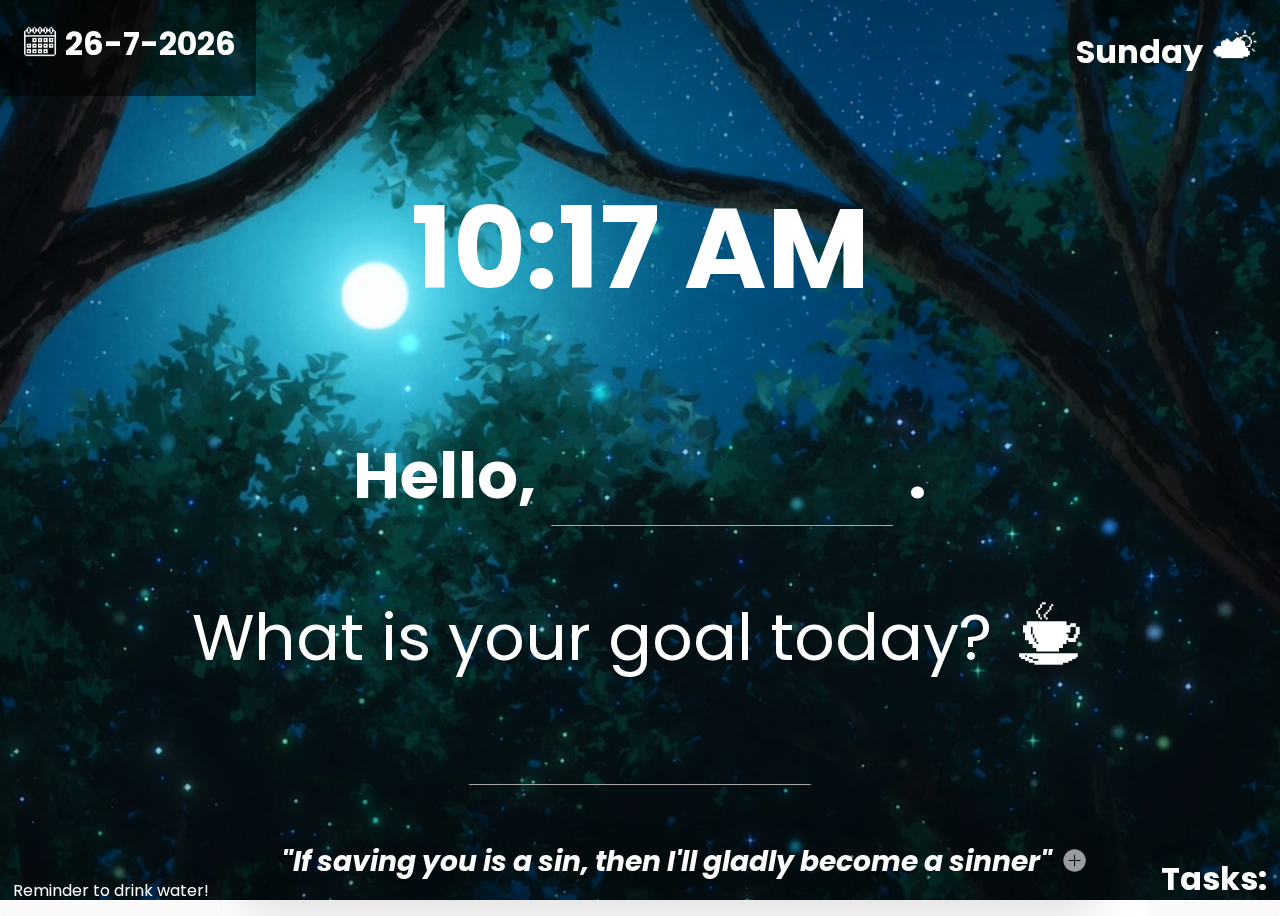
<file: index.HTML>
<!DOCTYPE html>
<html>
    <head>
        <title>
            Your Momentum App 🌙
        </title>
        <meta name="viewport" content="width=device-width, initial-scale=1.0" />
        <link href="https://fonts.googleapis.com/css?family=Poppins:100,100italic,200,200italic,300,300italic,regular,italic,500,500italic,600,600italic,700,700italic,800,800italic,900,900italic" rel="stylesheet" />
        <link rel="stylesheet" href="Style.css">
    </head>
<body id="Reggie" class="vignette">
    <div id="outerText1"><div class="upperText" id="uptextContainer1">
        </div>
        <div class="upperText" id="uptextContainer2">
        </div>
    </div>
    <div id="mainmain">
        <div id="main">
            <div id="shadowbox">
                <h2 id="tempTime"  style="text-align: center;">
                    test
                </h2>
                <p style="text-align: center;">
                    <span id="greeting">
                    Hello, <span id="greetUser"></span> 
                    <input type="text" id="nameInput" size="1" contenteditable="true" class="goalgreetingInput">
                </input>
                    .
                    </span> 
                    <button id="namechangeBtn"  style="background: transparent; outline: none; border: none; cursor: pointer;">
                            <img src="/icons/whitechange.png"  id="changeIcon" class="Icons">
                    </button>
                <div id="insertGoalHere">
                </p>
                    <p id="entergoalParent" style="text-align: center; font-weight: 400;">
                        What is your goal today? <img src="./icons/coffeeGoal.png" id="coffeeIcon">
                        <br>
                            <span id="goalSet"></span>
                                <input type="text" id="goalInput" contenteditable="true" class="goalgreetingInput">
                                <button id="goalchangeBtn"  style="background: transparent; outline: none; border: none; cursor: pointer;">
                                        <img src="/icons/whitechange.png"  id="changeIcon" class="Icons">
                                </button>
                        </input>
                    </p>
                </div>
            </div>
        </div>
    </div>
    <div id="outerText2">
        <div class="lowerText" id="lowertextContainer1">
            Reminder to drink water!
        </div>
            <div id="quoteBtnDiv">
                <div style="text-align: center;"><i><h3 id="quotes"></h3></i></div>
                <button id="addQuoteBtn" style="background: transparent; outline: none; border: none; cursor: pointer;">
                    <img src="/icons/ADD.png"  id="addQuoteIcon">
                </button>
            </div>
                <div id="quoteAdderDiv">
                    <form id="qformDiv">
                        <input type="text" id="qFormInput" placeholder="Insert Quote here"> <button type="submit" id="qFormBtn">
                            Submit
                        </button>
                    </form>
                </div>
            
        <div class="lowerText" id="lowertextContainer2">
            <div id="taskBtn">
                Tasks:
            </div>
            <div class="task-popup" id="myTasks">
                <div id="taskList">
                    <div>
                    <div id="taskTitle">
                      Tasks:  
                    </div id="addTaskLine">
                        <form id="addTaskForm">
                        <input type="text" id="todo-input" placeholder="Add a task?"></input>
                        <button type="submit">
                            Add Task
                        </button>
                    </div>
                        </form>
                    <div id="todolistDiv">
                        <ul id="todo-list">
                        <div class="divClass">
                            <li class="taskContainer">test</li>
                            <input type="checkbox" class="checkmark">
                            <button class="deleteEditBtns">Edit</button>
                            <button class="deleteEditBtns">Delete</button>
                        </div>
                        </ul>
                    </div>
                </div>
            </div>
        </div>
    </div>
    <script src="script.js">
    </script>
</body>
</html>
</file>
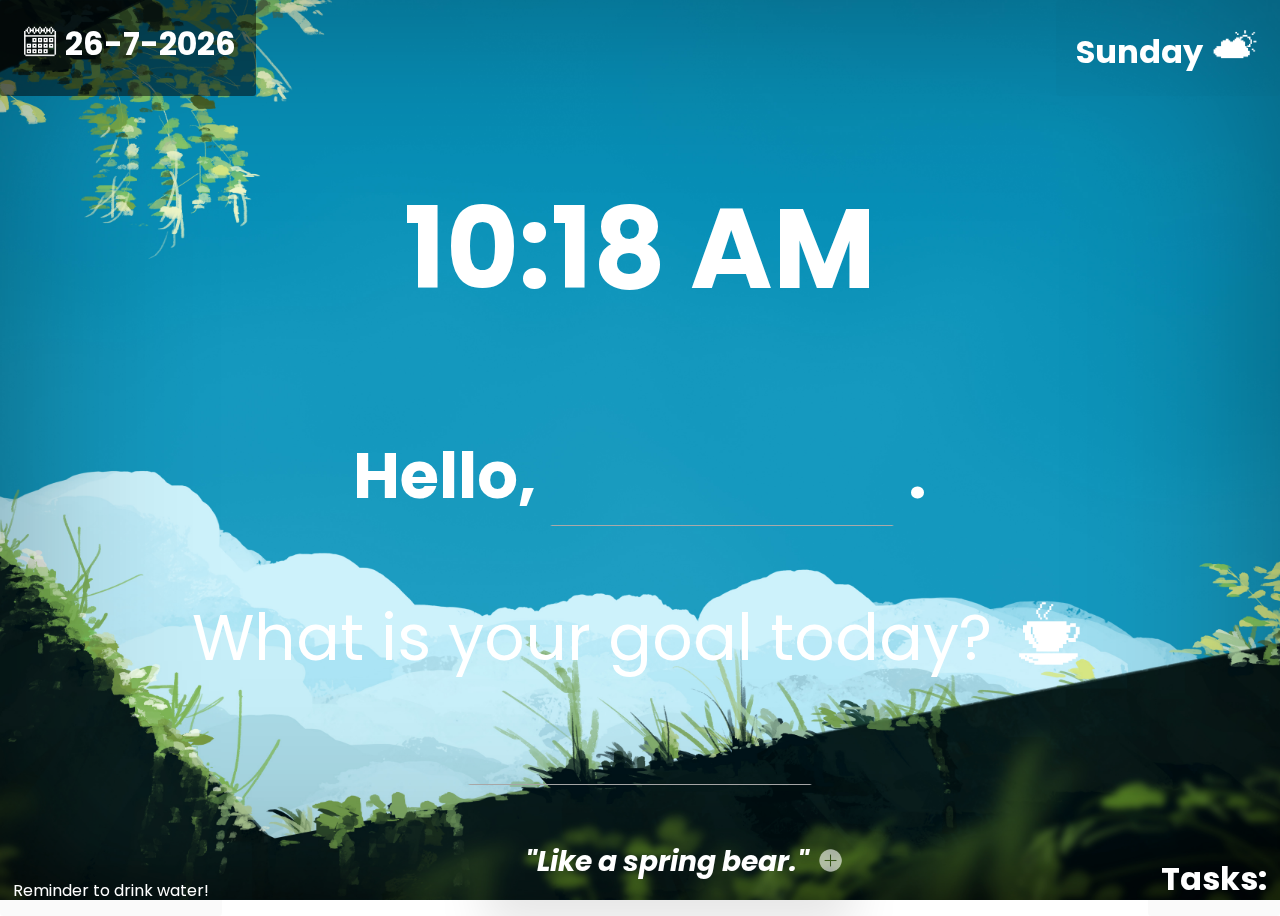
<file: index.html>
<!DOCTYPE html>
<html>
    <head>
        <title>
            Your Momentum App 🌙
        </title>
        <meta name="viewport" content="width=device-width, initial-scale=1.0" />
        <link href="https://fonts.googleapis.com/css?family=Poppins:100,100italic,200,200italic,300,300italic,regular,italic,500,500italic,600,600italic,700,700italic,800,800italic,900,900italic" rel="stylesheet" />
        <link rel="stylesheet" href="Style.css">
    </head>
<body id="Reggie" class="vignette">
    <div id="outerText1"><div class="upperText" id="uptextContainer1">
        </div>
        <div class="upperText" id="uptextContainer2">
        </div>
    </div>
    <div id="mainmain">
        <div id="main">
            <div id="shadowbox">
                <h2 id="tempTime"  style="text-align: center;">
                    test
                </h2>
                <p style="text-align: center;">
                    <span id="greeting">
                    Hello, <span id="greetUser"></span> 
                    <input type="text" id="nameInput" size="1" contenteditable="true" class="goalgreetingInput">
                </input>
                    .
                    </span> 
                    <button id="namechangeBtn"  style="background: transparent; outline: none; border: none; cursor: pointer;">
                            <img src="./icons/whitechange.png"  id="changeIcon" class="Icons">
                    </button>
                <div id="insertGoalHere">
                </p>
                    <p id="entergoalParent" style="text-align: center; font-weight: 400;">
                        What is your goal today? <img src="./icons/coffeeGoal.png" id="coffeeIcon">
                        <br>
                            <span id="goalSet"></span>
                                <input type="text" id="goalInput" contenteditable="true" class="goalgreetingInput">
                                <button id="goalchangeBtn"  style="background: transparent; outline: none; border: none; cursor: pointer;">
                                        <img src="./icons/whitechange.png"  id="changeIcon" class="Icons">
                                </button>
                        </input>
                    </p>
                </div>
            </div>
        </div>
    </div>
    <div id="outerText2">
        <div class="lowerText" id="lowertextContainer1">
            Reminder to drink water!
        </div>
            <div id="quoteBtnDiv">
                <div style="text-align: center;"><i><h3 id="quotes"></h3></i></div>
                <button id="addQuoteBtn" style="background: transparent; outline: none; border: none; cursor: pointer;">
                    <img src="./icons/ADD.png"  id="addQuoteIcon">
                </button>
            </div>
                <div id="quoteAdderDiv">
                    <form id="qformDiv">
                        <input type="text" id="qFormInput" placeholder="Insert Quote here"> <button type="submit" id="qFormBtn">
                            Submit
                        </button>
                    </form>
                </div>
            
        <div class="lowerText" id="lowertextContainer2">
            <div id="taskBtn">
                Tasks:
            </div>
            <div class="task-popup" id="myTasks">
                <div id="taskList">
                    <div>
                    <div id="taskTitle">
                      Tasks:  
                    </div id="addTaskLine">
                        <form id="addTaskForm">
                        <input type="text" id="todo-input" placeholder="Add a task?"></input>
                        <button type="submit">
                            Add Task
                        </button>
                    </div>
                        </form>
                    <div id="todolistDiv">
                        <ul id="todo-list">
                        <div class="divClass">
                            <li class="taskContainer">test</li>
                            <input type="checkbox" class="checkmark">
                            <button class="deleteEditBtns">Edit</button>
                            <button class="deleteEditBtns">Delete</button>
                        </div>
                        </ul>
                    </div>
                </div>
            </div>
        </div>
    </div>
    <script src="script.js">
    </script>
</body>
</html>
</file>
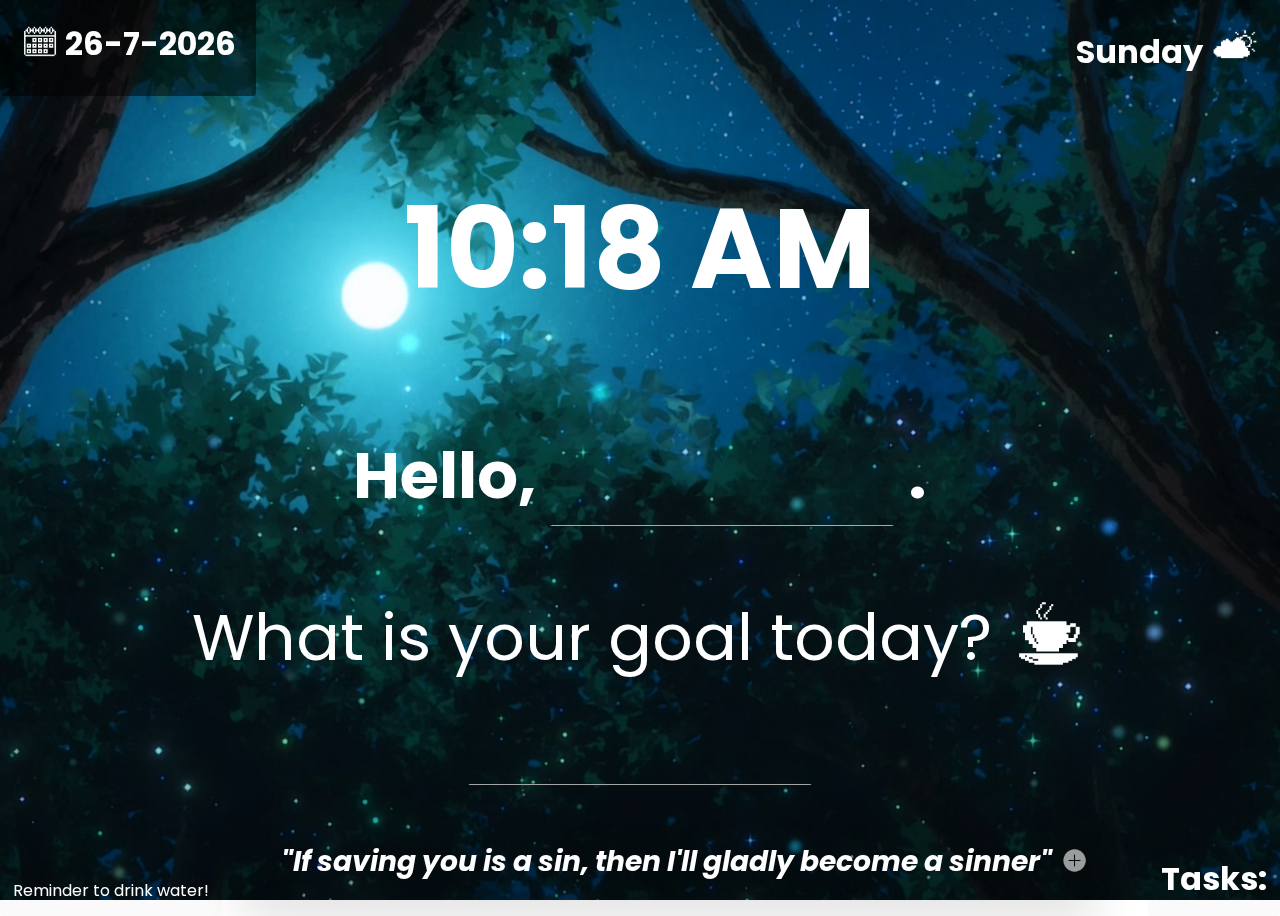
<file: MomentumApp.HTML>
<!DOCTYPE html>
<html>
    <head>
        <title>
            Your Momentum App 🌙
        </title>
        <meta name="viewport" content="width=device-width, initial-scale=1.0" />
        <link href="https://fonts.googleapis.com/css?family=Poppins:100,100italic,200,200italic,300,300italic,regular,italic,500,500italic,600,600italic,700,700italic,800,800italic,900,900italic" rel="stylesheet" />
        <link rel="stylesheet" href="Style.css">
    </head>
<body id="Reggie" class="vignette">
    <div id="outerText1"><div class="upperText" id="uptextContainer1">
        </div>
        <div class="upperText" id="uptextContainer2">
        </div>
    </div>
    <div id="mainmain">
        <div id="main">
            <div id="shadowbox">
                <h2 id="tempTime"  style="text-align: center;">
                    test
                </h2>
                <p style="text-align: center;">
                    <span id="greeting">
                    Hello, <span id="greetUser"></span> 
                    <input type="text" id="nameInput" size="1" contenteditable="true" class="goalgreetingInput">
                </input>
                    .
                    </span> 
                    <button id="namechangeBtn"  style="background: transparent; outline: none; border: none; cursor: pointer;">
                            <img src="/icons/whitechange.png"  id="changeIcon" class="Icons">
                    </button>
                <div id="insertGoalHere">
                </p>
                    <p id="entergoalParent" style="text-align: center; font-weight: 400;">
                        What is your goal today? <img src="./icons/coffeeGoal.png" id="coffeeIcon">
                        <br>
                            <span id="goalSet"></span>
                                <input type="text" id="goalInput" contenteditable="true" class="goalgreetingInput">
                                <button id="goalchangeBtn"  style="background: transparent; outline: none; border: none; cursor: pointer;">
                                        <img src="/icons/whitechange.png"  id="changeIcon" class="Icons">
                                </button>
                        </input>
                    </p>
                </div>
            </div>
        </div>
    </div>
    <div id="outerText2">
        <div class="lowerText" id="lowertextContainer1">
            Reminder to drink water!
        </div>
            <div id="quoteBtnDiv">
                <div style="text-align: center;"><i><h3 id="quotes"></h3></i></div>
                <button id="addQuoteBtn" style="background: transparent; outline: none; border: none; cursor: pointer;">
                    <img src="/icons/ADD.png"  id="addQuoteIcon">
                </button>
            </div>
                <div id="quoteAdderDiv">
                    <form id="qformDiv">
                        <input type="text" id="qFormInput" placeholder="Insert Quote here"> <button type="submit" id="qFormBtn">
                            Submit
                        </button>
                    </form>
                </div>
            
        <div class="lowerText" id="lowertextContainer2">
            <div id="taskBtn">
                Tasks:
            </div>
            <div class="task-popup" id="myTasks">
                <div id="taskList">
                    <div>
                    <div id="taskTitle">
                      Tasks:  
                    </div id="addTaskLine">
                        <form id="addTaskForm">
                        <input type="text" id="todo-input" placeholder="Add a task?"></input>
                        <button type="submit">
                            Add Task
                        </button>
                    </div>
                        </form>
                    <div id="todolistDiv">
                        <ul id="todo-list">
                        <div class="divClass">
                            <li class="taskContainer">test</li>
                            <input type="checkbox" class="checkmark">
                            <button class="deleteEditBtns">Edit</button>
                            <button class="deleteEditBtns">Delete</button>
                        </div>
                        </ul>
                    </div>
                </div>
            </div>
        </div>
    </div>
    <script src="script.js">
    </script>
</body>
</html>
</file>
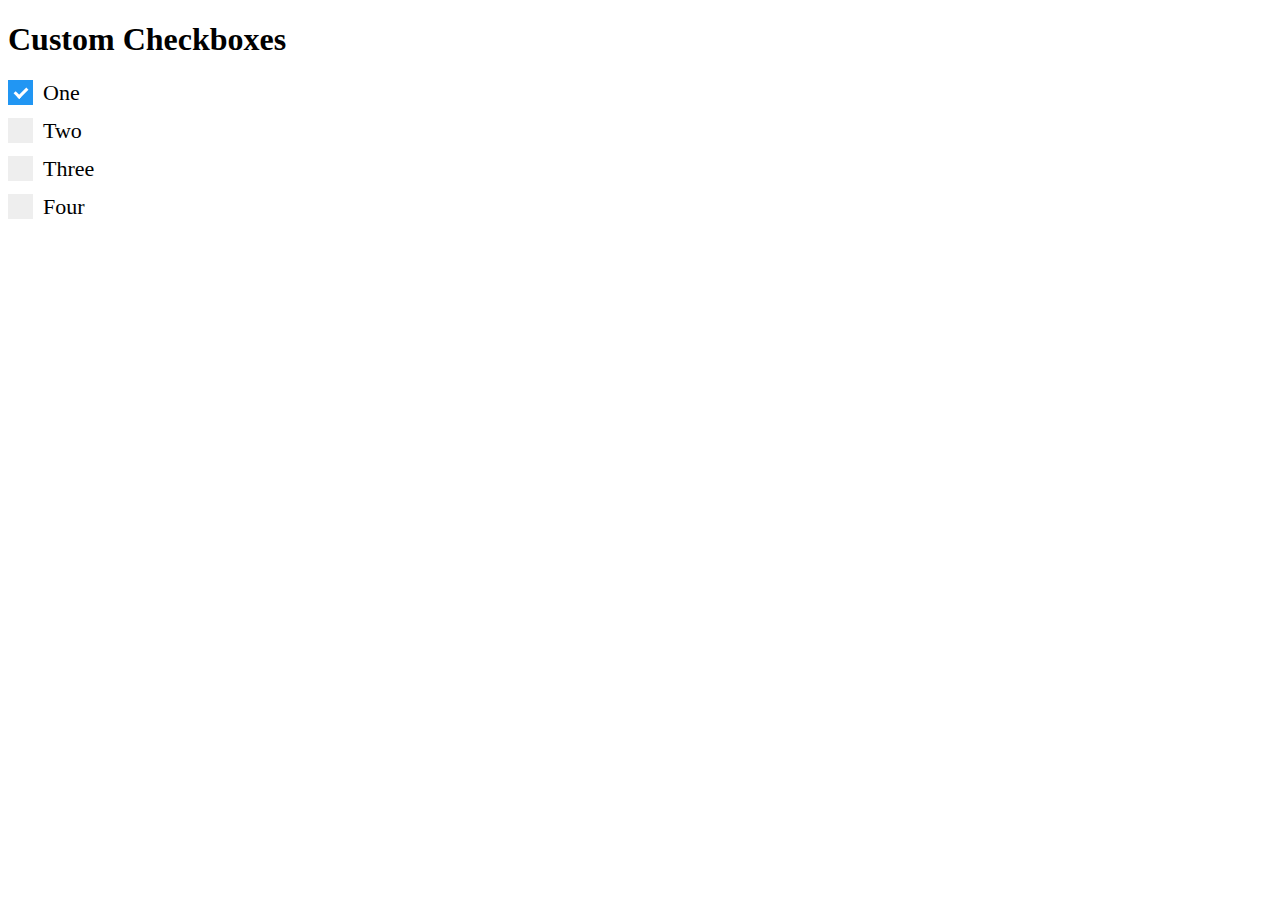
<file: testlist.html>
<!DOCTYPE html>
<html>
    <head>
        <meta charset="utf-8">
        <meta http-equiv="X-UA-Compatible" content="IE=edge">
        <title></title>
        <meta name="description" content="">
        <meta name="viewport" content="width=device-width, initial-scale=1">
    </head>
    <style>
/* The container */
.container {
  display: block;
  position: relative;
  padding-left: 35px;
  margin-bottom: 12px;
  cursor: pointer;
  font-size: 22px;
  -webkit-user-select: none;
  -moz-user-select: none;
  -ms-user-select: none;
  user-select: none;
}

/* Hide the browser's default checkbox */
.container input {
  position: absolute;
  opacity: 0;
  cursor: pointer;
  height: 0;
  width: 0;
}

/* Create a custom checkbox */
.checkmark {
  position: absolute;
  top: 0;
  left: 0;
  height: 25px;
  width: 25px;
  background-color: #eee;
}

/* On mouse-over, add a grey background color */
.container:hover input ~ .checkmark {
  background-color: #ccc;
}

/* When the checkbox is checked, add a blue background */
.container input:checked ~ .checkmark {
  background-color: #2196F3;
}

/* Create the checkmark/indicator (hidden when not checked) */
.checkmark:after {
  content: "";
  position: absolute;
  display: none;
}

/* Show the checkmark when checked */
.container input:checked ~ .checkmark:after {
  display: block;
}

/* Style the checkmark/indicator */
.container .checkmark:after {
  left: 9px;
  top: 5px;
  width: 5px;
  height: 10px;
  border: solid white;
  border-width: 0 3px 3px 0;
  -webkit-transform: rotate(45deg);
  -ms-transform: rotate(45deg);
  transform: rotate(45deg);
}
</style>
    <body>

<h1>Custom Checkboxes</h1>
<label class="container">One
  <input type="checkbox" checked="checked">
  <span class="checkmark"></span>
</label>
<label class="container">Two
  <input type="checkbox">
  <span class="checkmark"></span>
</label>
<label class="container">Three
  <input type="checkbox">
  <span class="checkmark"></span>
</label>
<label class="container">Four
  <input type="checkbox">
  <span class="checkmark"></span>
</label>
        
        <script src="" async defer></script>
    </body>
</html>
</file>
<file: Style.css>
html {
    font-family: Poppins;
    height: 100%;
    margin: 0;
    padding: 0;
    color: #fff;
    /* transition: .5ms ease; */
}


ul, li {
    padding: 0;
  box-sizing: border-box;
}

ul {
  max-width: 400px;
  padding: 0;
  margin: 0;
}

li {
}

body {
    height: 100%;
    margin: 0;
    padding: 0;
    background-image: url("./bgimages/darkgrey.png");
    background-color: #fff;
    background-size: cover;
    background-position: center;
    background-repeat: no-repeat;
    overflow: hidden;
    transition: 0.3s ease;
}

.vignette {
  position: fixed;
  top: 0;
  left: 0;
  width: 100%;
  height: 100%;
  box-shadow: 0 0 200px rgba(0,0,0,0.35) inset;
}

.upperText {
    background-color: rgba(0, 0, 0, 0.02);
    padding: 1%;
    font-weight: bold;
    font-size: 2rem;
    border-radius: 3px;
    margin-bottom: 5px;
}

.lowerText {
    background-color: rgba(0, 0, 0, 0.02);
    padding: 1%;
    font-weight: bold;
    font-size: 2rem;
    border-radius: 3px;
}

#outerText1 {
    display: flex;
    flex-direction: row;
    justify-content: space-between;
}

#outerText2 {
    display: flex;
    flex-direction: row;
    align-items: flex-end;
    justify-content: space-between;
    margin-top: -1%;
}

#outerText1, #outerText2 {
    background-blend-mode: lighten;
    font-size: 1.5rem;
    font-weight: 400;
}

#uptextContainer1, #uptextContainer2 {
    padding: 20px
}

#uptextContainer1:hover {
    background-color: rgba(0, 0, 0, 0.5);
    background-blend-mode: lighten;
    transition: 0.33s;
}

#uptextContainer2:hover {
    background-color: rgba(0, 0, 0, 0.5);
    background-blend-mode: lighten;
    transition: 0.33s;
}

#lowertextContainer1 {
    font-size: 1rem;
    font-weight: normal;
}


/* #lowertextContainer1:hover {
    background-color: rgba(180, 178, 178, 0.3);
    background-blend-mode: lighten;
    transition: 0.33s;
} */

#lowertextContainer2:hover {
    background-color: rgba(180, 178, 178, 0.3);
    background-blend-mode: lighten;
    transition: 0.33s;
}

#mainmain {
    display: flex;
    align-items: center;
    justify-content: center;
}

#main {
    /* background-color: rgba(255,255,255,0.02);
    background-blend-mode: lighten; */
    width: 80%;
    height: 80vh;
    font-size: 4rem;
    display: flex;
    flex-direction: column;
    align-items: center;
    justify-content: center;
    border-radius: 10px;
    font-weight: bold;
}

#tempTime {
    font-size: 7rem;
}

/* #shadowbox {
    box-shadow: 2px 2px 49px 30px rgba(0,0,0,1), 2px 2px 49px 200px rgba(0,0,0,0.08) inset;
    -webkit-box-shadow: 2px 2px 49px 40px rgba(0,0,0,0.1), 2px 2px 49px 250px rgba(0,0,0,0.1) inset;
    -moz-box-shadow:  2px 2px 49px 42px rgba(0,0,0,0.1), 2px 2px 49px 151px rgba(0,0,0,0.1) inset;
} */

#quotes {
    box-shadow: 2px 2px 49px 30px rgba(0,0,0,0.1), 2px 2px 49px 200px rgba(0,0,0,0.1) inset;
    -webkit-box-shadow: 2px 2px 49px 42px rgba(0,0,0,0.1), 2px 2px 49px 151px rgba(0,0,0,0.1) inset;
    -moz-box-shadow:  2px 2px 49px 42px rgba(0,0,0,0.1), 2px 2px 49px 151px rgba(0,0,0,0.1) inset;
}

#quoteAdderDiv {
    display: none;
    position: fixed;
    bottom: 80px;    
    right: 360px;    
    width: 300px;
    overflow: hidden;
    padding: 10px 20px;
    background-color: rgba(0,0,0,0.6);
    background-blend-mode: color;
    border: 3px solid rgba(0,0,0,0.4    );;
    border-radius: 5px;
    box-shadow: 0 0 15px rgba(0,0,0,0.8);
    padding: 25px;
    z-index: 1;
    transition: 1s ease;
}

#quoteBtnDiv {
    display: flex;
    padding: 5px 15px 5px 25px;
    gap: 10px;
}

#qformDiv input {
  width: 80%;
  padding: 10px 20px;
  border-color: transparent;
  border-bottom: 1px solid darkgrey;
  font-size: 2rem;
  font-family: inherit;
  background: transparent;
  color: #fff;
}

#qformDiv input::placeholder {
    color: #ddd;
    font-weight: bold;
}

#qformDiv button {
    border: none;
    background: transparent;
    font-family: Poppins;
    color: white;
    font-weight: bold;
    font-size: 15px;
    vertical-align:baseline;
}

/* #nameInput {
    background-color: rgba(0, 0, 0, 0);
    border: 0px;
    color: #fff;
    font-size: 4rem;
} */

.goalgreetingInput {
  width: 300px;
  padding: 10px 20px;
  border-color: transparent;
  border-bottom: 1px solid darkgrey;
  font-size: 15px;
  background: transparent;
  color: #fff;
  font-size: 4rem;
  line-height: 1.2;
}

input:focus{
  outline: none;
}

input::-webkit-input-placeholder {
    padding-left: 5px;
    font-size: 15px;
    color: #3c3c3c;
}

input:-moz-placeholder { /* Firefox 18- */
    padding-left: 5px;
    font-size: 15px;
    color: #3c3c3c;
}

input::-moz-placeholder {  /* Firefox 19+ */
    padding-left: 5px;
    font-size: 15px;
    color: #3c3c3c;
}

input:-ms-input-placeholder {
    padding-left: 5px;
    font-size: 15px;
    color: #3c3c3c;
}

input:hover {
    cursor: context-menu;
}

#namechangeBtn {
    opacity: 0.15;
    display: none;
}

#coffeeIcon {
    width: 80px;
    height: 80px;
    vertical-align: sub;
}

#goalchangeBtn {
    opacity: 0.15;
    display: none;
}

.Icons {
    width: 25px;
    height: 25px;
    vertical-align: auto;
}

#calendarIcon {
    height: 40px;
    width: 40px;
    vertical-align: sub;
}

#dayIcon {
    height: 25px;
    width: 25px;
    vertical-align: sub;
}

#changeIcon {
    width: 25px;
    height: 25px;
    margin-left: -50%;
}



#addQuoteIcon {
    width: 25px;
    height: 25px;
    margin-left: -50%;
    opacity: 0.6;
}

#addQuoteIcon:hover {
    opacity: 1;
}

#namechangeBtn:hover {
    opacity: 1;
    transition: .15s;
}

#goalchangeBtn:hover {
    opacity: 1;
    transition: .15s;
}

#greetUser:hover {
    text-decoration: underline;
}

#goalSet:hover {
    text-decoration: underline;
}

#taskBtn {
    font-style: inherit;
    background-color: transparent;
    outline: none;
    border: none;
}

#taskBtn:hover {
    cursor: pointer;
}

.task-popup {
  display: none;
  position: fixed;
  right: 0;
  bottom: 0;
  width: 1000%; /* Full width */
  height: 80%;
  /* padding: 20px; */
  display: flex;
  flex-direction: column;
  overflow: hidden;
  /* right: 15px; */
  border: 5px solid #000000;
  z-index: 9;
  background-color: rgba(0,0,0,0.4);
  transition: all .2s ease;   
  /* margin: 0 auto; */
}

#addTaskLine {
    display: flex;
    flex-direction: column;
    justify-content: center;
    align-items: center;
}

#myTasks {
    display: none;
    font-size: 1.5rem;
    width: 300px; 
    max-height: 300px;
    bottom: 80px; 
    right: 20px; 
    padding: 15px;
    overflow-y: auto; 
    overflow-x: hidden;
    flex-wrap: wrap;
    max-width: 300px;
    max-height: 90vh;
    align-items: center;
    box-sizing: border-box;
    background-color: rgba(0, 0, 0, 0.6);
    background-blend-mode: color;
    border: 3px solid rgba(0, 0, 0, 0.4);
    border-radius: 5px;
    box-shadow: 0 0 15px rgba(0,0,0,0.8);
    z-index: 1;
}

.divClass {
    display: flex;
    flex-direction: column;
    align-items: flex-start;
    margin-bottom: 10px;
    max-width: 500px;
    width: 100%;
    
    word-wrap: break-word;
    padding: 10px;
    border: 1px solid #ffffff;
    border-radius: 5px;
    
  box-sizing: border-box;
}

.buttonRow {
    display: flex;
    flex-direction: row;
    gap: 10px;
    margin-top: 5px;
    align-items: center;
}


#myTasks::-webkit-scrollbar {
  width: 20px;
}

#todolistDiv {
    display: flex;
    align-items: center;
    justify-content: space-between;
}

#myTasks li span {
  word-wrap: break-word;        /* Break long words */
  overflow-wrap: break-word;    /* Modern equivalent, more reliable */
  white-space: normal;          /* Allow line breaks */
  max-width: 100%;              /* Don't exceed container width */
  display: inline-block;  
}


/* Track */
#myTasks::-webkit-scrollbar-track {
}
 
/* Handle */
#myTasks::-webkit-scrollbar-thumb {
  background: #6390b4; 
  border-radius: 5px;
}

/* Handle on hover */
#myTasks::-webkit-scrollbar-thumb:hover {
  background: #555; 
}

#addTaskForm input[type="text"] {
  width: 70%;
  padding: 10px;
  border-bottom: 1px solid darkgrey;
  border-radius: 4px;
  margin-right: 10px;
}

/* #addTaskForm input[type="text"]:hover {
    cursor: pointer;
} */

#addTaskForm {
    font-size: 1rem;
}

#addTaskForm button {
  padding: 10px 20px;
  background-color: transparent;
  color: white;
  border: none;
  border-radius: 4px;
  cursor: pointer;
  transition: 0.3s;
  font-family: Poppins;
  font-weight: bold;
}

#todo-input {
    font-size: 1rem;
    background-color: transparent;
    padding: 10px 20px;
    margin-bottom: 1px;
    border-color: transparent;
    border-bottom: 1px solid darkgrey;
    font-size: 15px;
    font-family: inherit;
    background: transparent;
    color: #fff;
}

#todo-input::placeholder {
    font-weight: bold;
    color: var(--placeholder-color, rgb(185, 182, 182));
}


#addTaskForm button:hover {
  background-color: #212d94;
}

#todo-list {
  list-style: none;
  display: flex;
  flex-direction: column;
  flex-wrap: wrap;
  justify-content: space-around;
  /* padding: 0;
  display: flex;
  flex-direction: column;
  flex-wrap: wrap; */
}

#todo-list li {
    /* overflow-x: hidden;
    font-weight: 400;
    flex-wrap: wrap;
    width: 50%;
    display: flex;
    justify-content: space-between;
    align-items: center; */
     left: -10px
}

#todo-list button {
    border: none;
    background: transparent;
    font-family: Poppins;
    color: white;
    font-weight: bold;
}

#todo-list button:hover {
    cursor: pointer;
} 

.taskContainer {
  display: flex;
  align-items: flex-start;
  gap: 10px;
  padding: 8px;
  border-radius: 6px;
  margin-bottom: 8px;
  overflow-wrap: break-word;
  word-break: break-word;
  white-space: normal;
  max-width: 100%;  
  display: block;
  position: relative;
  padding-left: 35px;
  margin-bottom: 12px;
  cursor: pointer;
  font-size: 22px;
  -webkit-user-select: none;
  -moz-user-select: none;
  -ms-user-select: none;
  user-select: none;
}

.taskContainer input {
  position: absolute;
  opacity: 0;
  cursor: pointer;
  height: 0;
  width: 0;
}

.taskContainer input {
  position: absolute;
  opacity: 0;
  cursor: pointer;
  height: 0;
  width: 0;
}

.checkmark {
  accent-color: transparent;
  position: relative;
  height: 20px;
  width: 25px;
  border-radius: 3px;  
  box-sizing: border-box;
}

.checkmark:after {
  content: "";
  position: absolute;
  display: none;
}

.taskContainer input:checked ~ .checkmark:after {
  display: block;
}

.taskContainer .checkmark:after {
  content: "";
  position: absolute;
  display: none;
  left: 9px;
  top: 5px;
  width: 5px;
  height: 10px;
  border-width: 0 3px 3px 0;
  transform: rotate(45deg);
}

.editInputBox {
    width: 100%;
  box-sizing: border-box; 
  margin-top: 8px;
  padding: 10px 20px;
  border-color: transparent;
  border-bottom: 1px solid darkgrey;
  font-size: 15px;
  font-family: inherit;
  background: transparent;
  color: #fff;
  transition: .3s;
}

.deleteEditBtns {
    bottom: 1px;
}


@media (max-width: 800px) {
    html {
    font-size: .7rem;
    }

    #tempTime {
        font-size: 4rem;
    }
}
</file>
